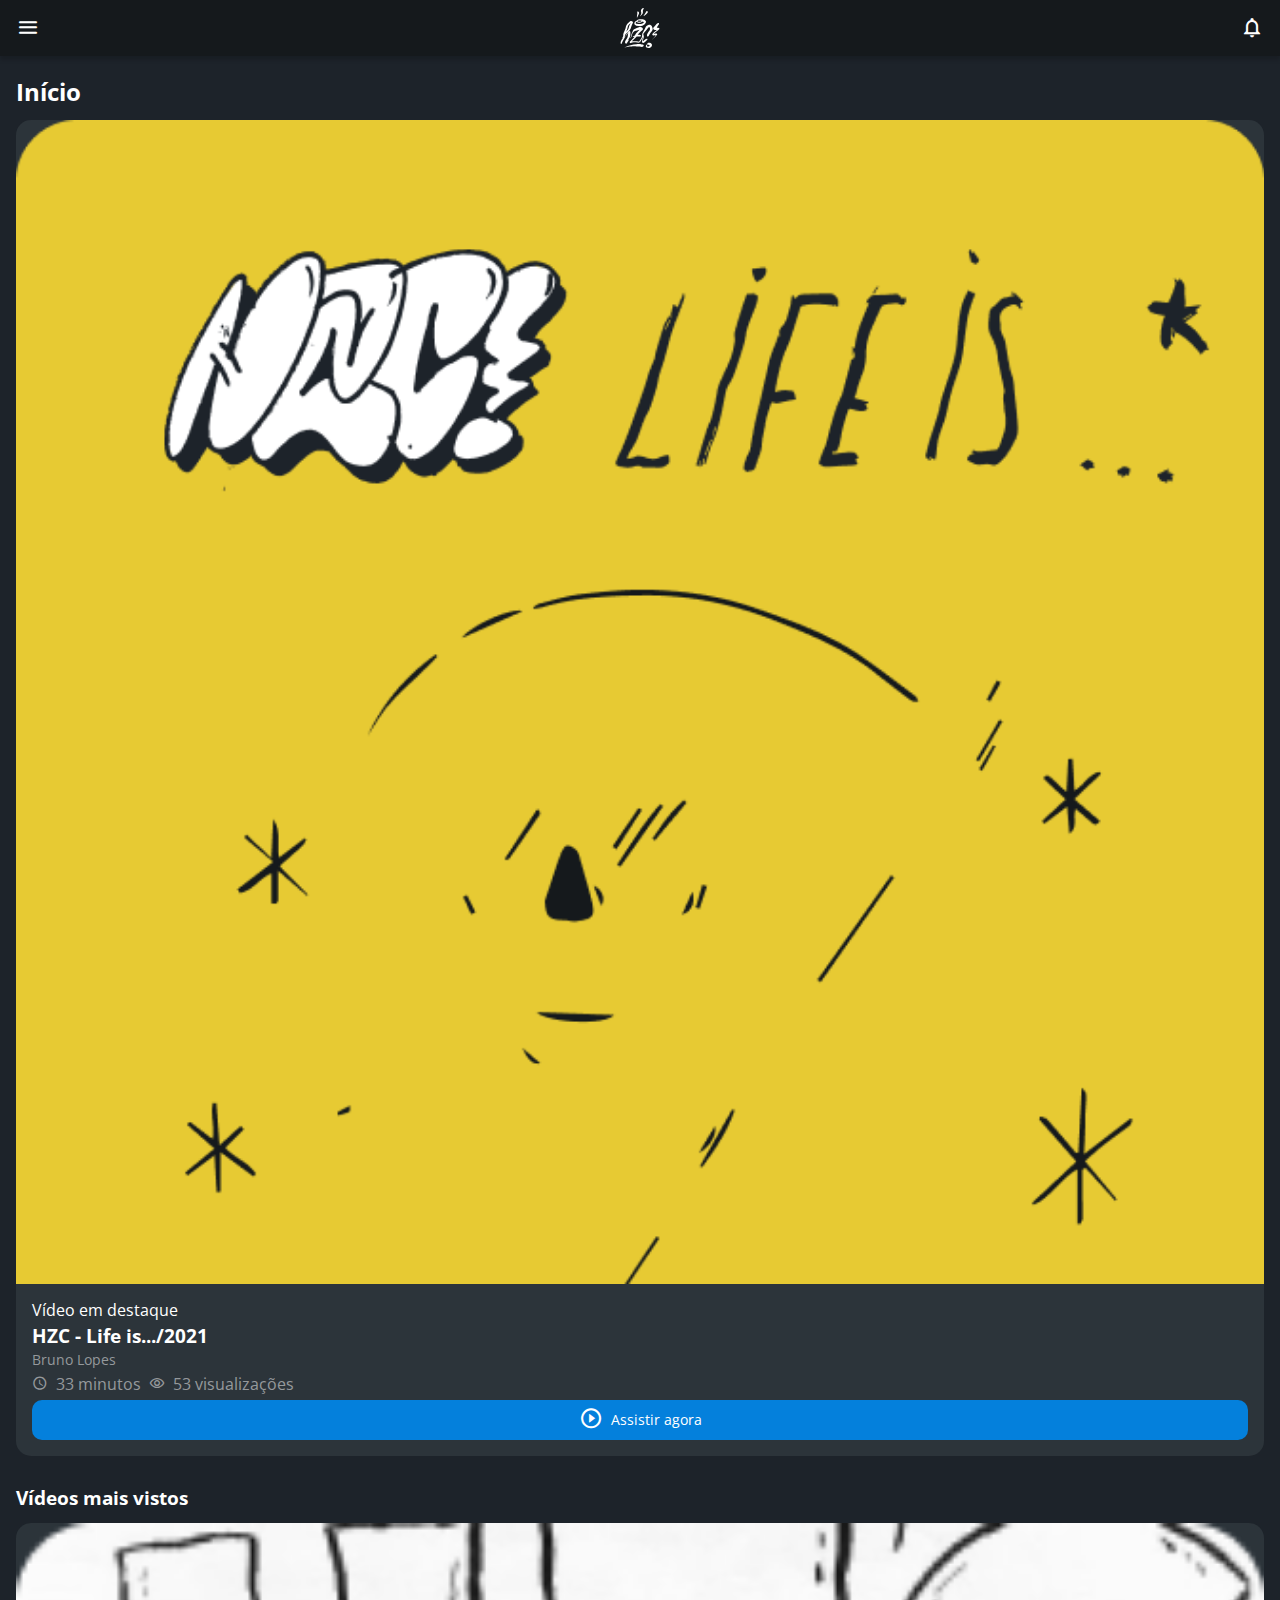
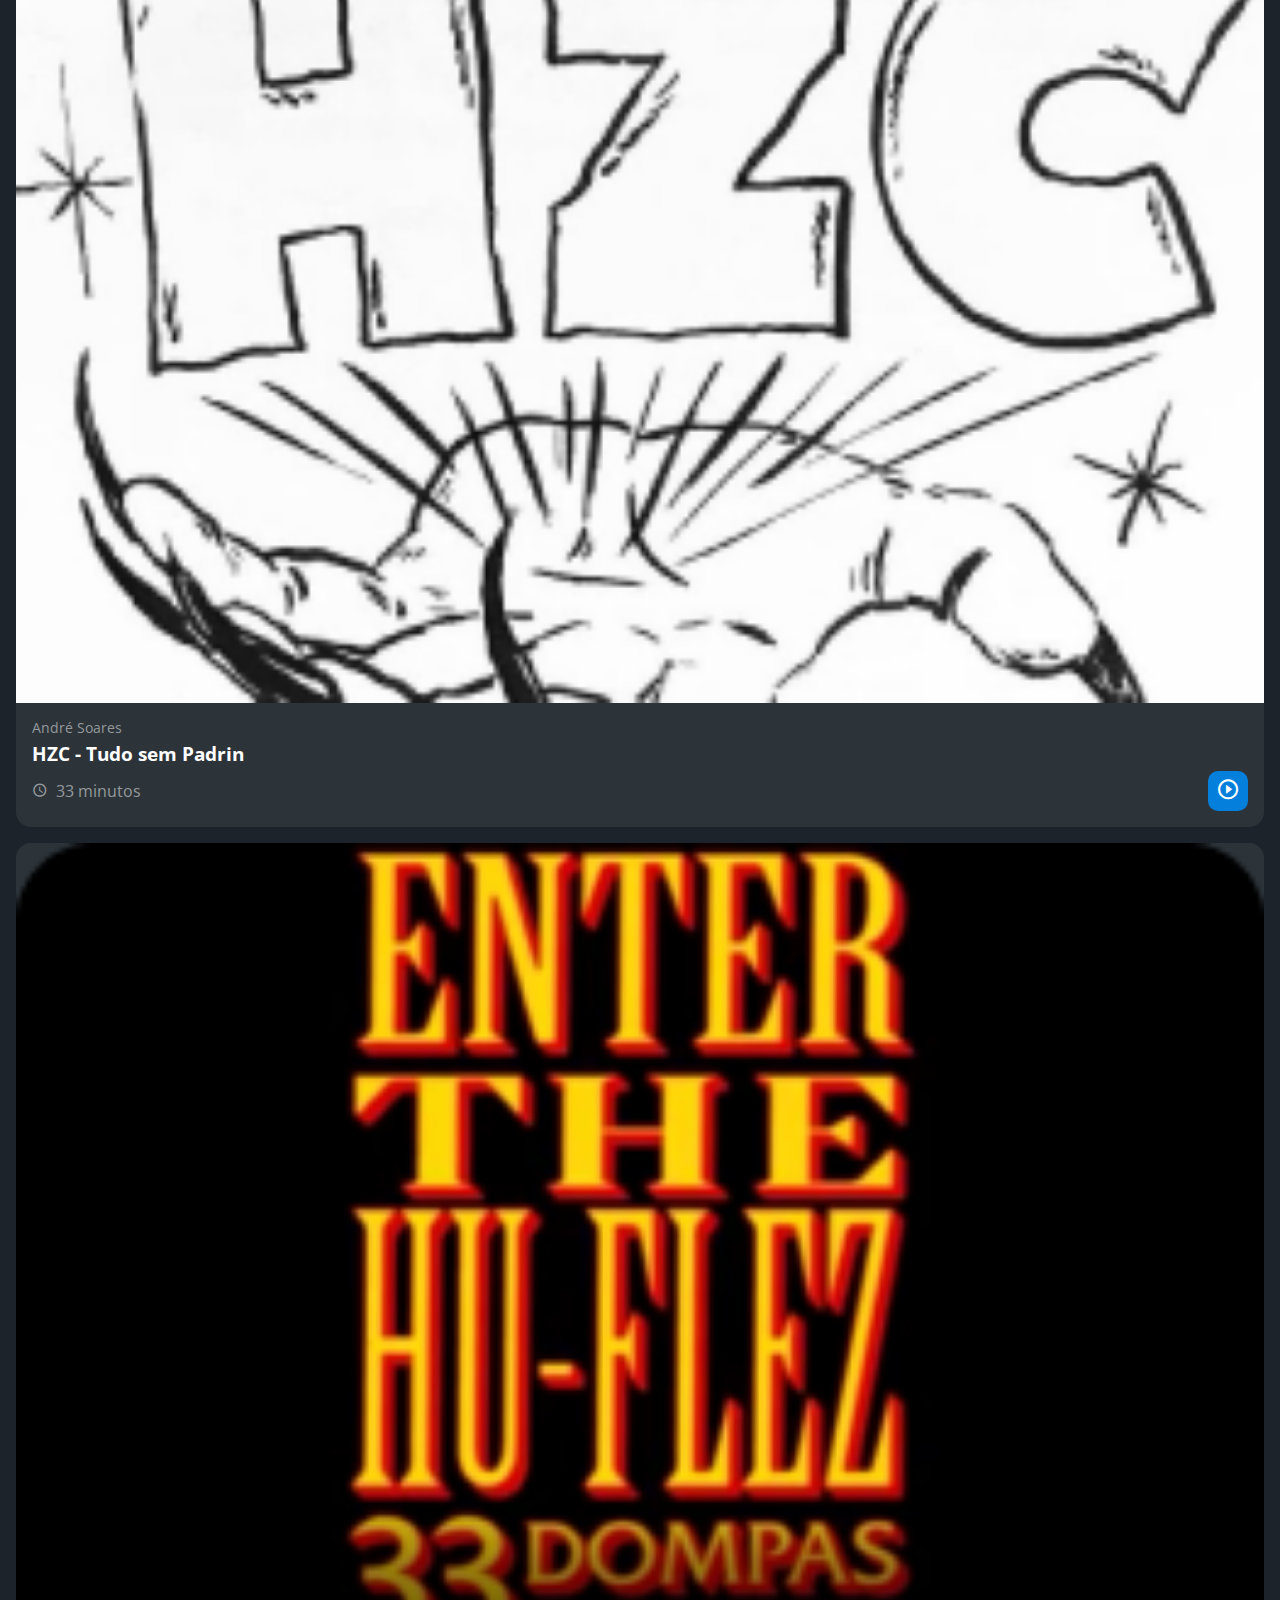
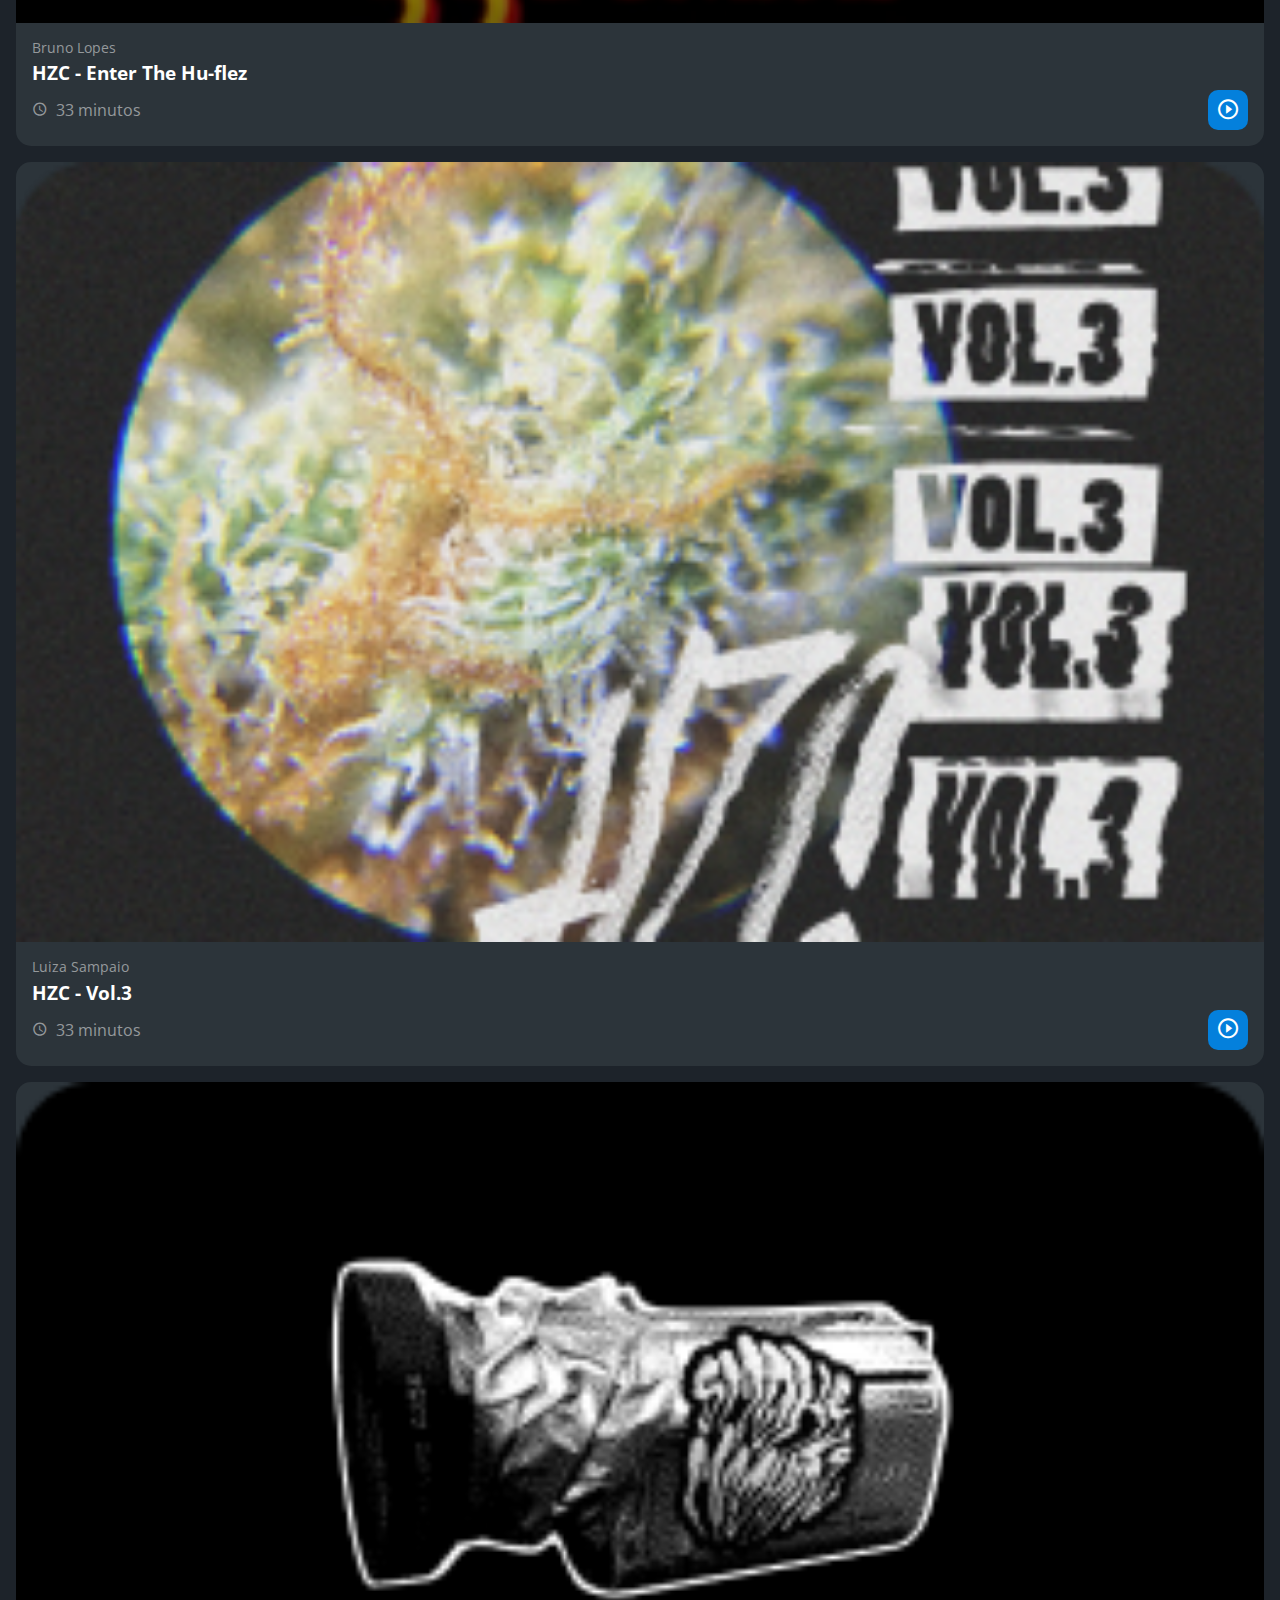
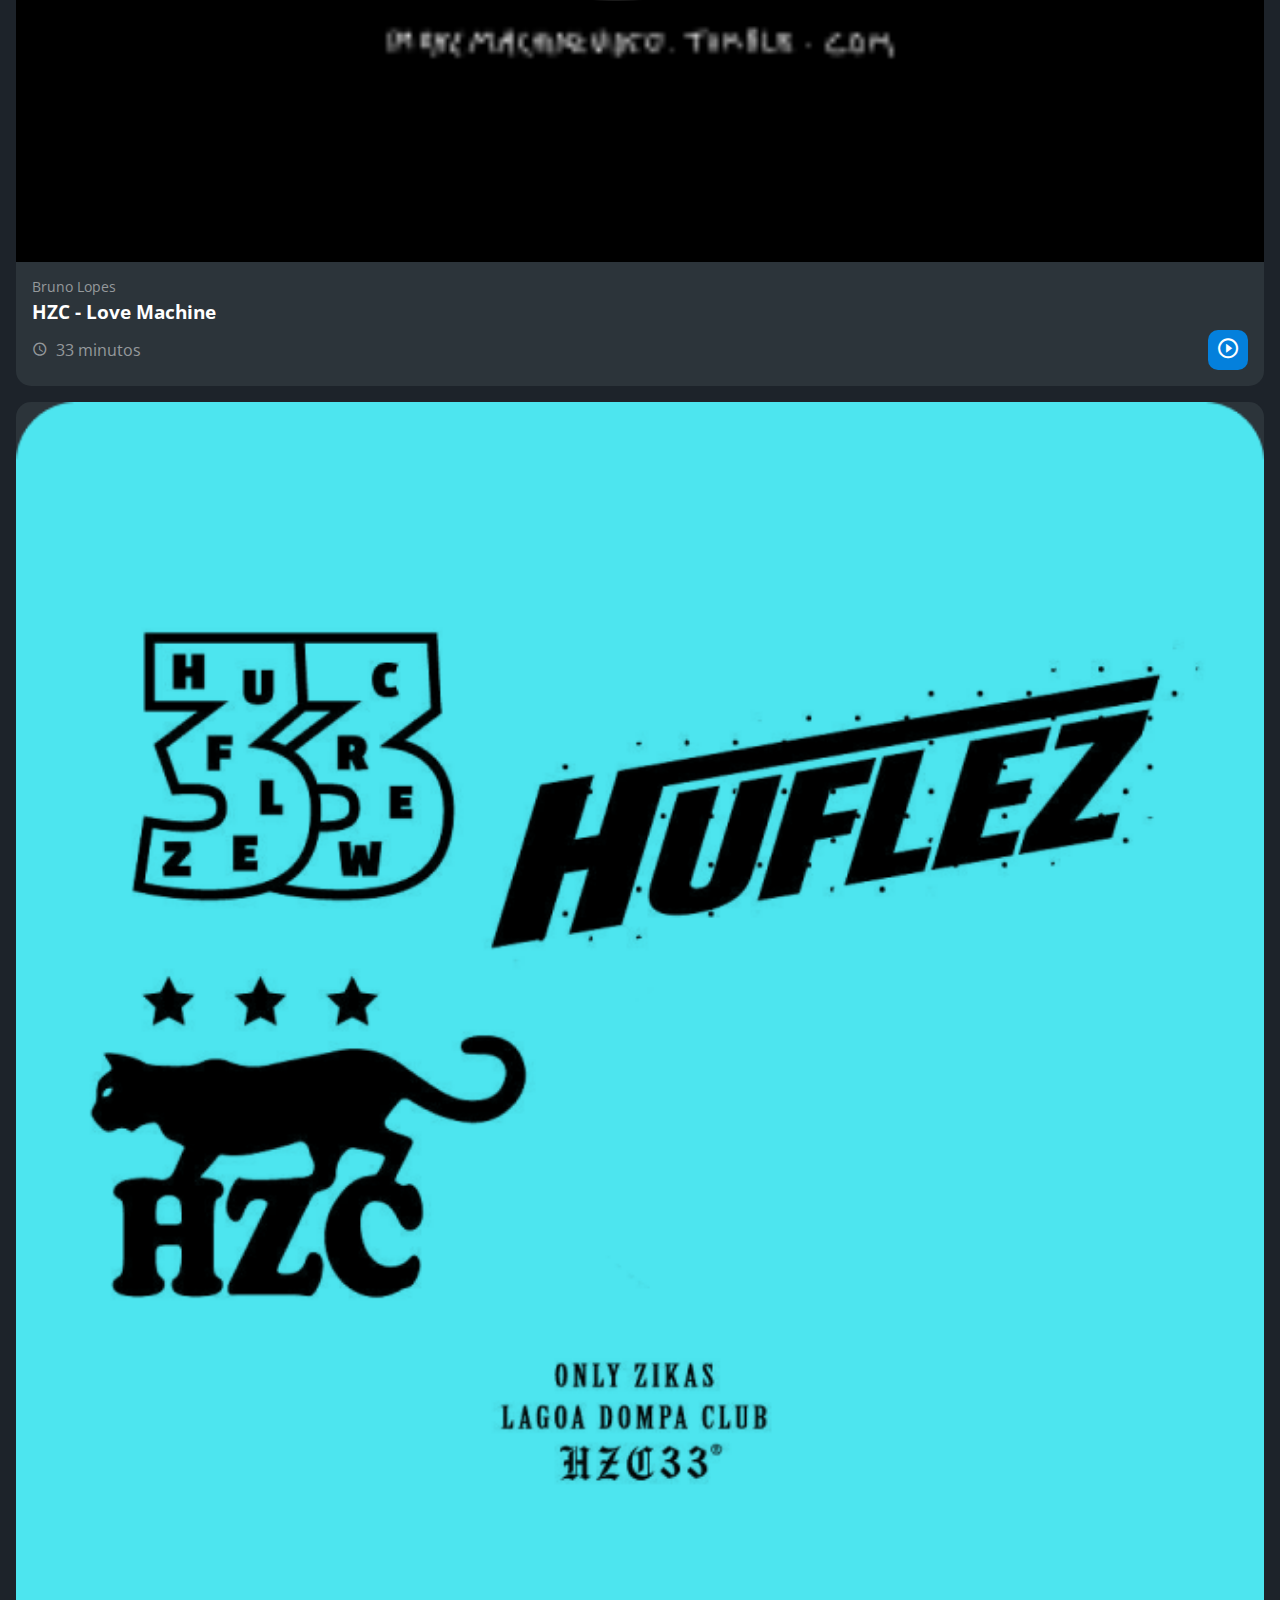
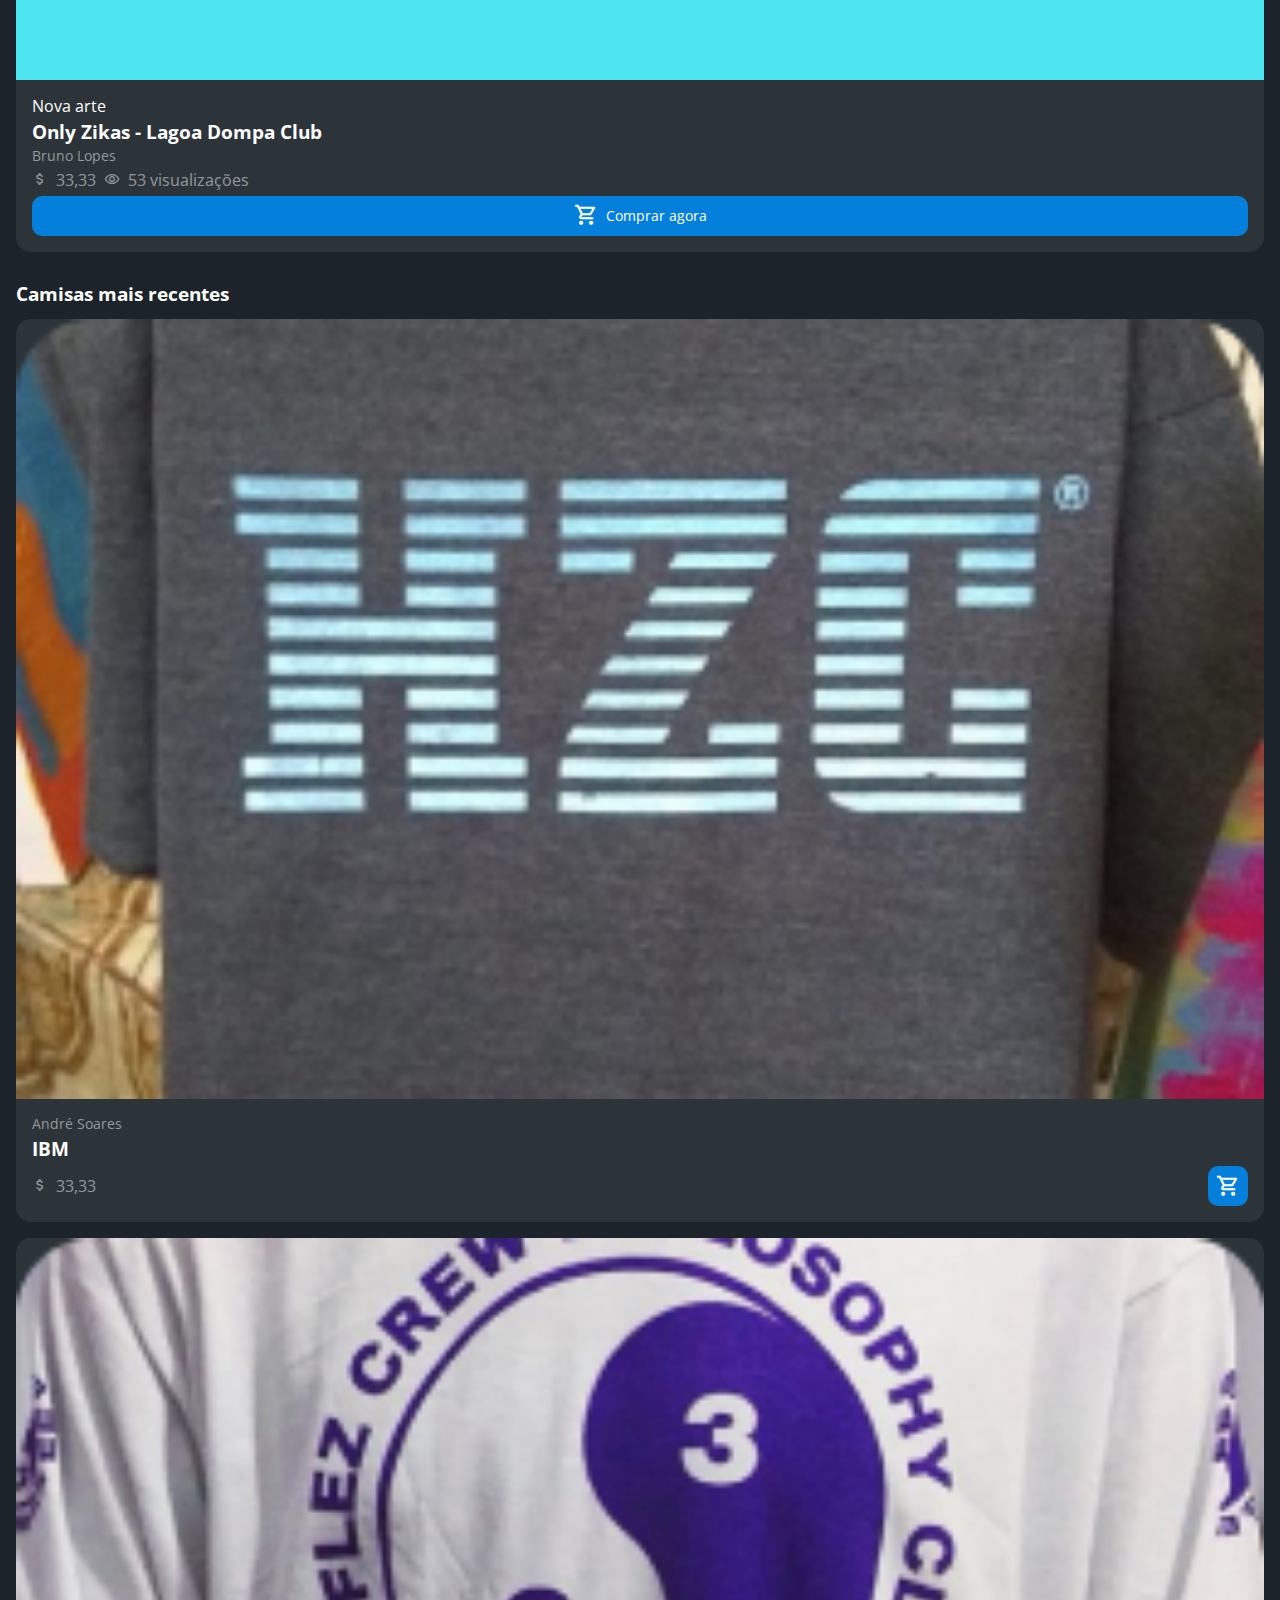
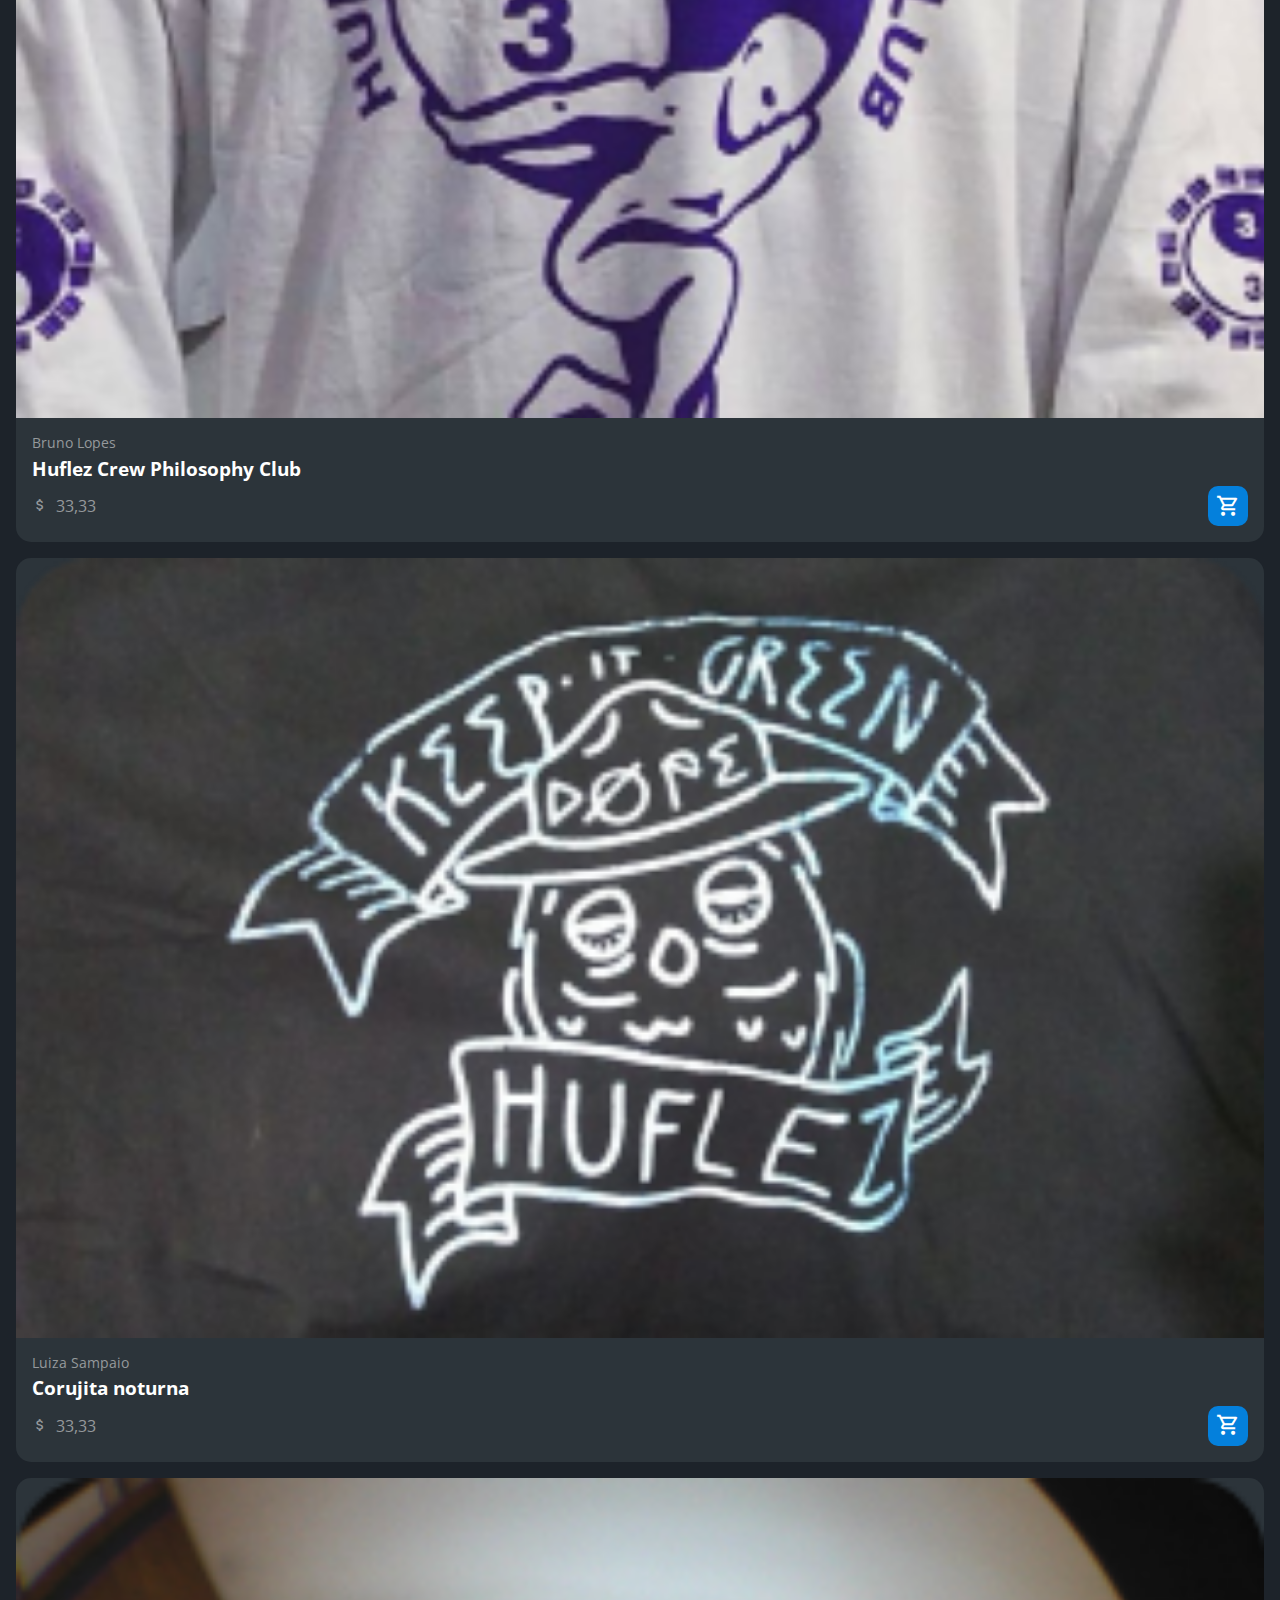
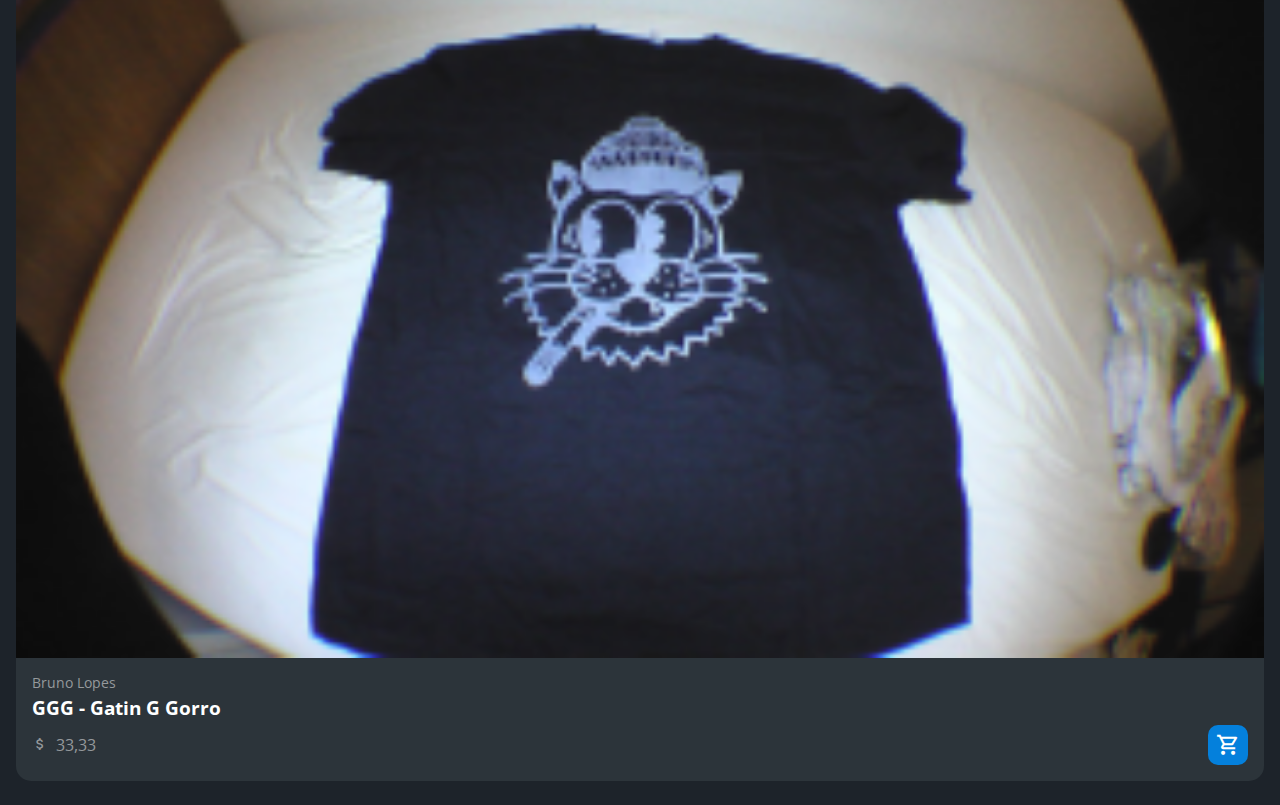
<file: index.html>
<!DOCTYPE html>
<html lang="pt-br">
<head>
    <meta charset="UTF-8">
    <meta http-equiv="X-UA-Compatible" content="IE=edge">
    <meta name="viewport" content="width=device-width, initial-scale=1.0">
    <title>HZC | Home</title>
    <link rel="preconnect" href="https://fonts.googleapis.com">
    <link rel="preconnect" href="https://fonts.gstatic.com" crossorigin>
    <link rel="stylesheet" href="https://fonts.googleapis.com/css2?family=Open+Sans:wght@400;600;700&display=swap">
    <link rel="stylesheet" href="reset.css">
    <link rel="stylesheet" href="estilos.css">
</head>

<body>
    <header class="cabecalho">
        <button class="cabecalho__menu" aria-label="Menu"><i></i></button>
        <img src="logo.svg" alt="Logotipo da HZC" class="cabecalho__logo">
        <p class="cabecalho__perfil">Bruno Lopes</p>
        <button class="cabecalho__notificacao" aria-label="Notificação"><i></i></button>
    </header>

    <nav class="menu-lateral">
        <img src="logo.svg" alt="Logotipo da HZC" class="menu-lateral__logo">
        <a href="#" class="menu-lateral__link menu-lateral__link--inicio menu-lateral__link--ativo">Início</a>
        <a href="#" class="menu-lateral__link menu-lateral__link--videos">Vídeos</a>
        <a href="picos.html" class="menu-lateral__link menu-lateral__link--picos">Picos</a>
        <a href="#" class="menu-lateral__link menu-lateral__link--integrantes">Integrantes</a>
        <a href="#" class="menu-lateral__link menu-lateral__link--camisas">Camisas</a>
        <a href="#" class="menu-lateral__link menu-lateral__link--pinturas">Pinturas</a>
    </nav>

    <main class="principal">
        <h2 class="titulo-pagina">Início</h2>
        <article class="cartao cartao--destaque destaque-video">
            <img src="banner-mobile_1.png" alt="Banner do cartão" class="cartao__imagem cartao__imagem--mobile">
            <img src="banner_1.png" alt="Banner do cartão" class="cartao__imagem cartao__imagem--desktop">
            <div class="cartao__conteudo">
                <p class="cartao__destaque">Vídeo em destaque</p>
                <h3 class="cartao__titulo">HZC - Life is.../2021</h3>
                <p class="cartao__perfil">Bruno Lopes</p>
                <p class="cartao__info cartao__info--tempo">33 minutos</p>
                <p class="cartao__info cartao__info--visualizacao">53 visualizações</p>
                <button class="cartao__botao cartao__botao--play cartao__botao--destaque">Assistir agora</button>
            </div>
        </article>

        <article class="cartao cartao--recentes videos-recentes">
            <h3 class="cartao__titulo">Vídeos recentes</h3>
            <a hef="#" class="cartao__link">Ver todos</a>
            <ul class="cartao__lista">
                <li class="cartao__item">
                    <img src="miniatura_1.png" alt="Thumbnail" class="cartao__item-thumbnail">
                    <h4 class="cartao__item-titulo">HZC - Love Machine</h4>
                    <p class="cartao__item-perfil">Júlia Fonseca</p>
                </li>
                <li class="cartao__item">
                    <img src="miniatura_2.png" alt="Thumbnail" class="cartao__item-thumbnail">
                    <h4 class="cartao__item-titulo">HZC - Vol.3</h4>
                    <p class="cartao__item-perfil">Luiza Sampaio</p>
                </li>
                <li class="cartao__item">
                    <img src="miniatura_3.png" alt="Thumbnail" class="cartao__item-thumbnail">
                    <h4 class="cartao__item-titulo">HZC - Pescaria na Urca</h4>
                    <p class="cartao__item-perfil">Júlia Fonseca</p>
                </li>
                <li class="cartao__item">
                    <img src="miniatura_4.png" alt="Thumbnail" class="cartao__item-thumbnail">
                    <h4 class="cartao__item-titulo">Vidalocagi - Guerreiros do Asfalto</h4>
                    <p class="cartao__item-perfil">Júlia Fonseca</p>
                </li>
                <li class="cartao__item">
                    <img src="miniatura_5.png" alt="Thumbnail" class="cartao__item-thumbnail">
                    <h4 class="cartao__item-titulo">Vidalocagi - Não importa o nível</h4>
                    <p class="cartao__item-perfil">Júlia Fonseca</p>
                </li>
            </ul>
        </article>

        <section class="secao secao-videos">
            <h3 class="titulo-secao">Vídeos mais vistos</h3>
            <article class="cartao">
                <img src="video_1.png" alt="Vídeo" class="cartao__titulo">
                <div class="cartao__conteudo">
                    <p class="cartao__perfil">André Soares</p>
                    <h3 class="cartao__titulo">HZC - Tudo sem Padrin</h3>
                    <p class="cartao__info cartao__info--tempo">33 minutos</p>
                    <button class="cartao__botao cartao__botao--play" aria-label="Assistir agora"></button>
                </div>
            </article>
            <article class="cartao">
                <img src="video_2.png" alt="Vídeo" class="cartao__titulo">
                <div class="cartao__conteudo">
                    <p class="cartao__perfil">Bruno Lopes</p>
                    <h3 class="cartao__titulo">HZC - Enter The Hu-flez</h3>
                    <p class="cartao__info cartao__info--tempo">33 minutos</p>
                    <button class="cartao__botao cartao__botao--play" aria-label="Assistir agora"></button>
                </div>
            </article>
            <article class="cartao">
                <img src="video_3.png" alt="Vídeo" class="cartao__titulo">
                <div class="cartao__conteudo">
                    <p class="cartao__perfil">Luiza Sampaio</p>
                    <h3 class="cartao__titulo">HZC - Vol.3</h3>
                    <p class="cartao__info cartao__info--tempo">33 minutos</p>
                    <button class="cartao__botao cartao__botao--play" aria-label="Assistir agora"></button>
                </div>
            </article>
            <article class="cartao">
                <img src="video_4.png" alt="Vídeo" class="cartao__titulo">
                <div class="cartao__conteudo">
                    <p class="cartao__perfil">Bruno Lopes</p>
                    <h3 class="cartao__titulo">HZC - Love Machine</h3>
                    <p class="cartao__info cartao__info--tempo">33 minutos</p>
                    <button class="cartao__botao cartao__botao--play" aria-label="Assistir agora"></button>
                </div>
            </article>
        </section>

        <article class="cartao cartao--recentes produtos-recentes">
            <h3 class="cartao__titulo">Novas artes</h3>
            <a hef="#" class="cartao__link">Ver todos</a>
            <ul class="cartao__lista">
                <li class="cartao__item">
                    <img src="mini_atura_1 (1).png" alt="Thumbnail" class="cartao__item-thumbnail">
                    <h4 class="cartao__item-titulo">Sem título 01</h4>
                    <p class="cartao__item-perfil">Antonio Tebyriça</p>
                </li>
                <li class="cartao__item">
                    <img src="mini_atura_1 (2).png" alt="Thumbnail" class="cartao__item-thumbnail">
                    <h4 class="cartao__item-titulo">Sem título 02</h4>
                    <p class="cartao__item-perfil">Antonio Tebyriça</p>
                </li>
                <li class="cartao__item">
                    <img src="mini_atura_1 (3).png" alt="Thumbnail" class="cartao__item-thumbnail">
                    <h4 class="cartao__item-titulo">Segurança</h4>
                    <p class="cartao__item-perfil">Raphael Gibson</p>
                </li>
                <li class="cartao__item">
                    <img src="mini_atura_1 (4).png" alt="Thumbnail" class="cartao__item-thumbnail">
                    <h4 class="cartao__item-titulo">Malunguisse</h4>
                    <p class="cartao__item-perfil">Carolina Canavarro</p>
                </li>
                <li class="cartao__item">
                    <img src="mini_atura_1 (5).png" alt="Thumbnail" class="cartao__item-thumbnail">
                    <h4 class="cartao__item-titulo">Coroa da converse</h4>
                    <p class="cartao__item-perfil">Nikolas de Murtas</p>
                </li>
                <li class="cartao__item">
                    <img src="mini_atura_1 (6).png" alt="Thumbnail" class="cartao__item-thumbnail">
                    <h4 class="cartao__item-titulo">Segurança</h4>
                    <p class="cartao__item-perfil">Raphael Gibson</p>
                </li>
                <li class="cartao__item">
                    <img src="mini_atura_1 (7).png" alt="Thumbnail" class="cartao__item-thumbnail">
                    <h4 class="cartao__item-titulo">Sem título 03</h4>
                    <p class="cartao__item-perfil">Antonio Tebyriça</p>
                </li>
            </ul>
        </article>

        <article class="cartao cartao--destaque destaque-produtos">
            <img src="banner-mobile_2.png" alt="Banner do cartão" class="cartao__titulo cartao__imagem--mobile">
            <img src="banner_2.png" alt="Banner do cartão" class="cartao__titulo cartao__imagem--desktop">
            <div class="cartao__conteudo">
                <p class="cartao__destaque">Nova arte</p>
                <h3 class="cartao__titulo">Only Zikas - Lagoa Dompa Club</h3>
                <p class="cartao__perfil">Bruno Lopes</p>
                <p class="cartao__info cartao__info--preco">33,33</p>
                <p class="cartao__info cartao__info--visualizacao">53 visualizações</p>
                <button class="cartao__botao cartao__botao--carrinho cartao__botao--destaque">Comprar agora</button>
            </div>
        </article>

        <section class="secao secao-produtos">
            <h3 class="titulo-secao">Camisas mais recentes</h3>
            <article class="cartao">
                <img src="produto_1.png" alt="Vídeo" class="cartao__titulo">
                <div class="cartao__conteudo">
                    <p class="cartao__perfil">André Soares</p>
                    <h3 class="cartao__titulo">IBM</h3>
                    <p class="cartao__info cartao__info--preco">33,33</p>
                    <button class="cartao__botao cartao__botao--carrinho" aria-label="Comprar agora"></button>
                </div>
            </article>
            <article class="cartao">
                <img src="produto_2.png" alt="Vídeo" class="cartao__titulo">
                <div class="cartao__conteudo">
                    <p class="cartao__perfil">Bruno Lopes</p>
                    <h3 class="cartao__titulo">Huflez Crew Philosophy Club</h3>
                    <p class="cartao__info cartao__info--preco">33,33</p>
                    <button class="cartao__botao cartao__botao--carrinho" aria-label="Comprar agora"></button>
                </div>
            </article>
            <article class="cartao">
                <img src="produto_3.png" alt="Vídeo" class="cartao__titulo">
                <div class="cartao__conteudo">
                    <p class="cartao__perfil">Luiza Sampaio</p>
                    <h3 class="cartao__titulo">Corujita noturna</h3>
                    <p class="cartao__info cartao__info--preco">33,33</p>
                    <button class="cartao__botao cartao__botao--carrinho" aria-label="Comprar agora"></button>
                </div>
            </article>
            <article class="cartao">
                <img src="produto_4.png" alt="Vídeo" class="cartao__titulo">
                <div class="cartao__conteudo">
                    <p class="cartao__perfil">Bruno Lopes</p>
                    <h3 class="cartao__titulo">GGG - Gatin G Gorro</h3>
                    <p class="cartao__info cartao__info--preco">33,33</p>
                    <button class="cartao__botao cartao__botao--carrinho" aria-label="Comprar agora"></button>
                </div>
            </article>
        </section>

    </main>

    <script src="index.js"></script>

</body>

</html>
</file>
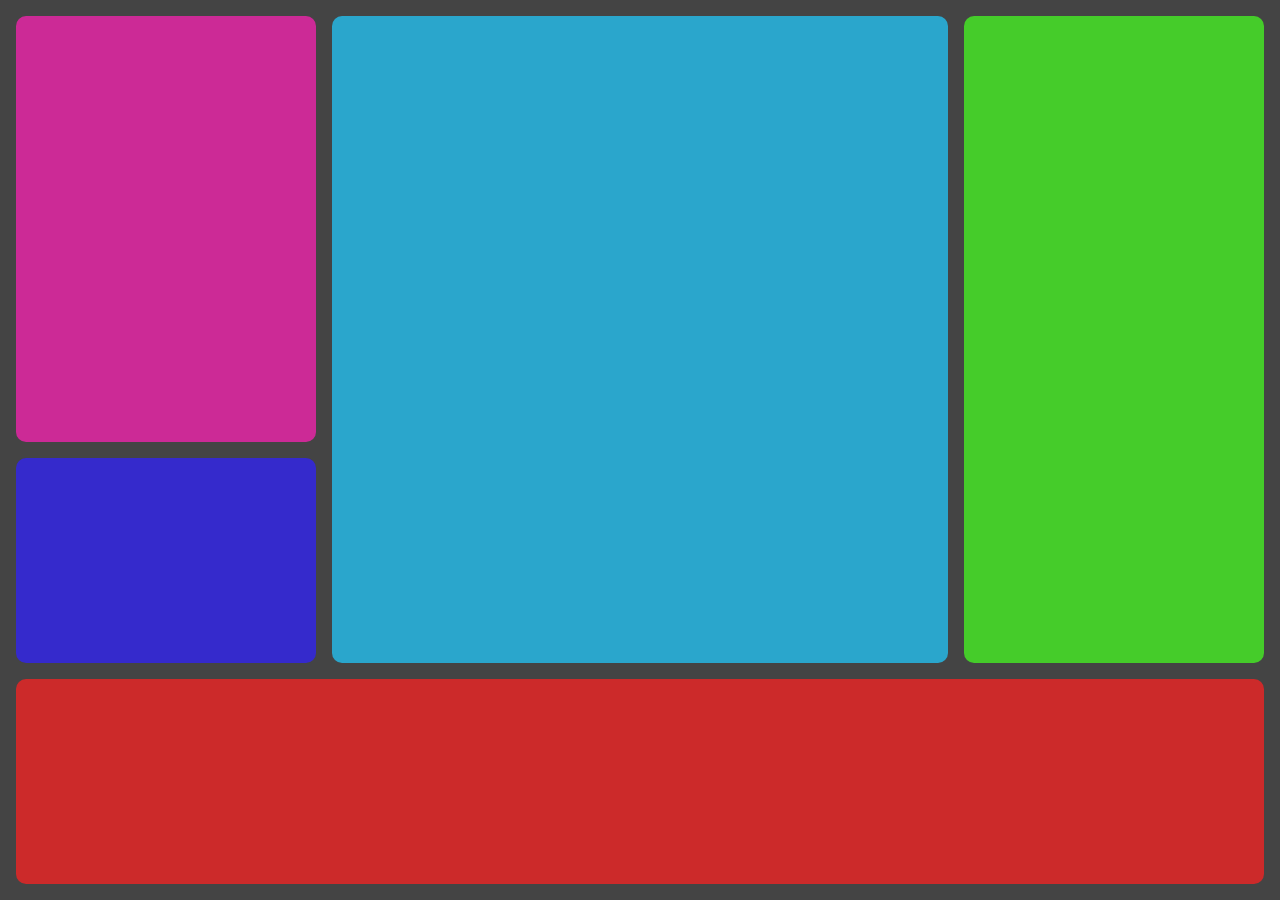
<file: desafio.html>
<!DOCTYPE html>
<html lang="en">
<head>
    <meta charset="UTF-8">
    <meta http-equiv="X-UA-Compatible" content="IE=edge">
    <meta name="viewport" content="width=device-width, initial-scale=1.0">
    <title>Document</title>
    <link rel="stylesheet" href="desafio.css">
</head>
<body class="corpo">
    <header class="cabecalho"></header>
    <nav class="lateral"></nav>
    <section class="meio"></section>
    <section class="direita-cima"></section>
    <section class="direita-baixo"></section>
</body>
</html>
</file>
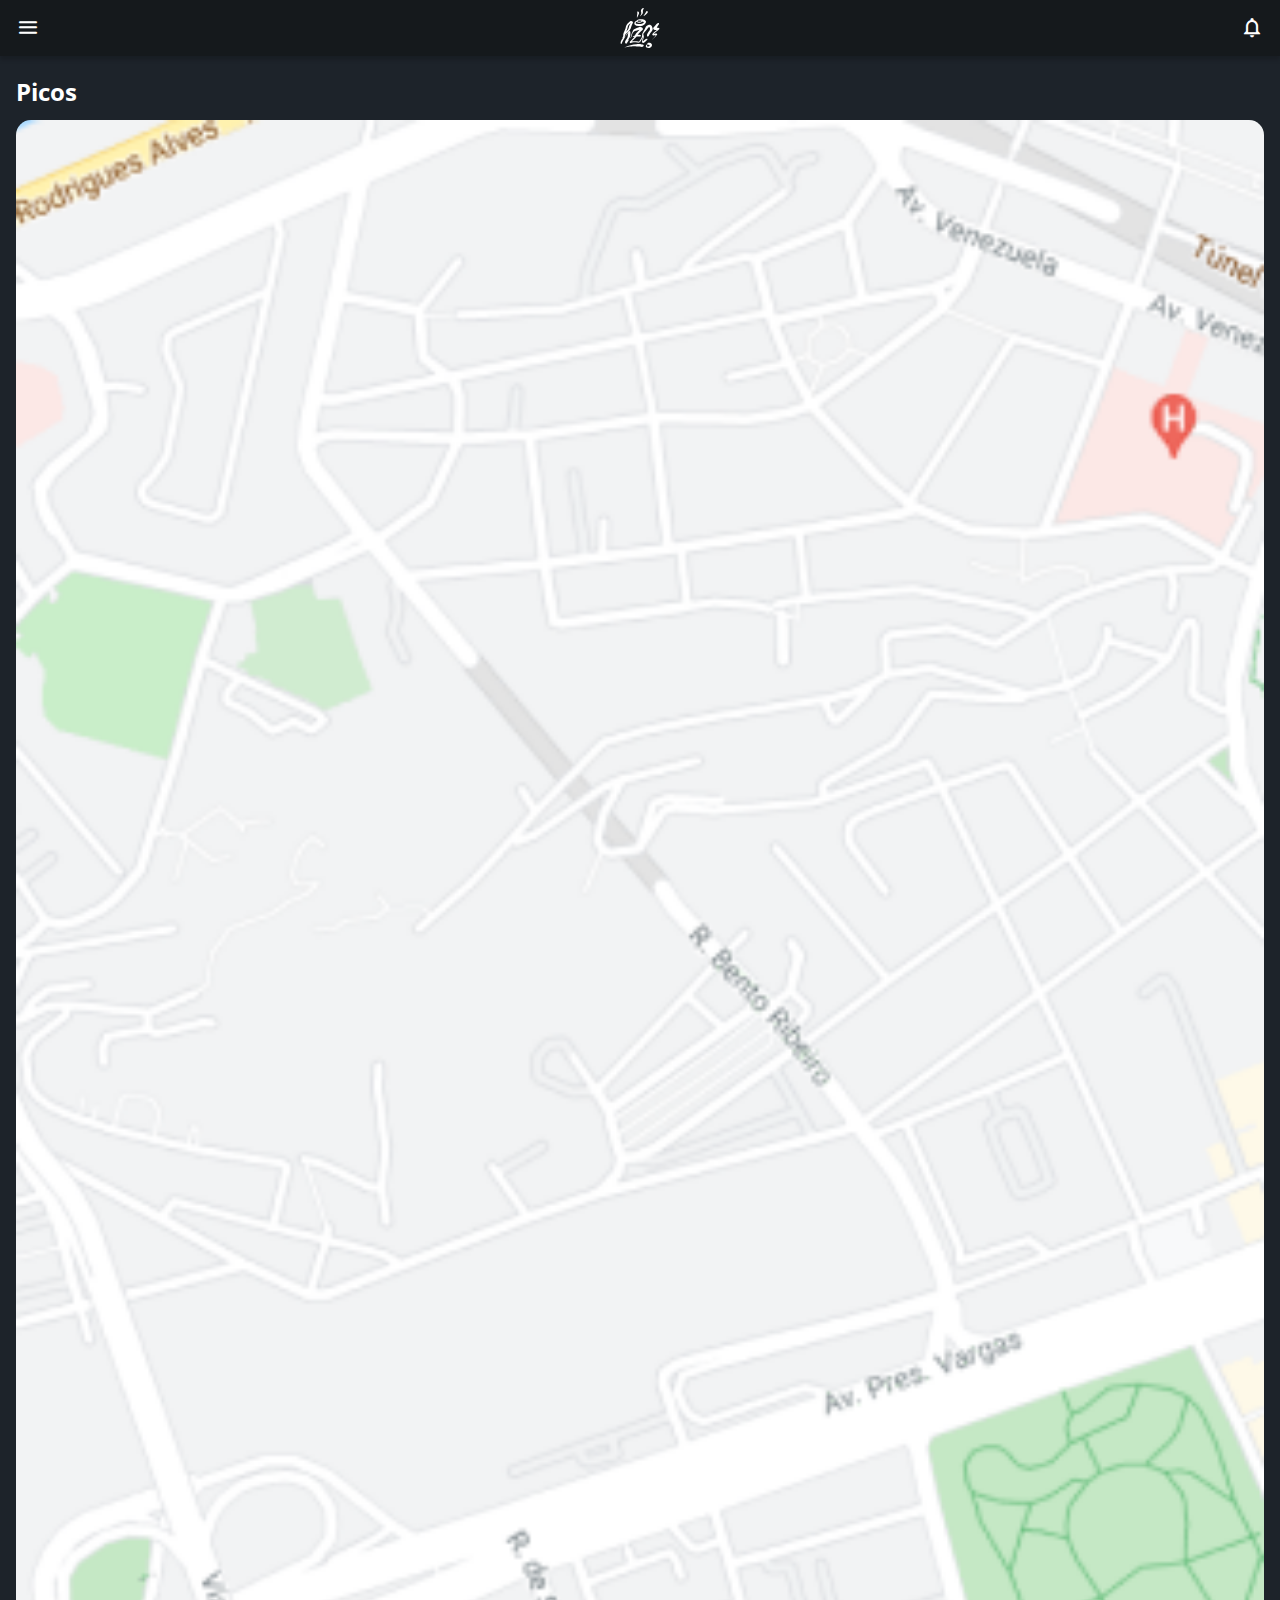
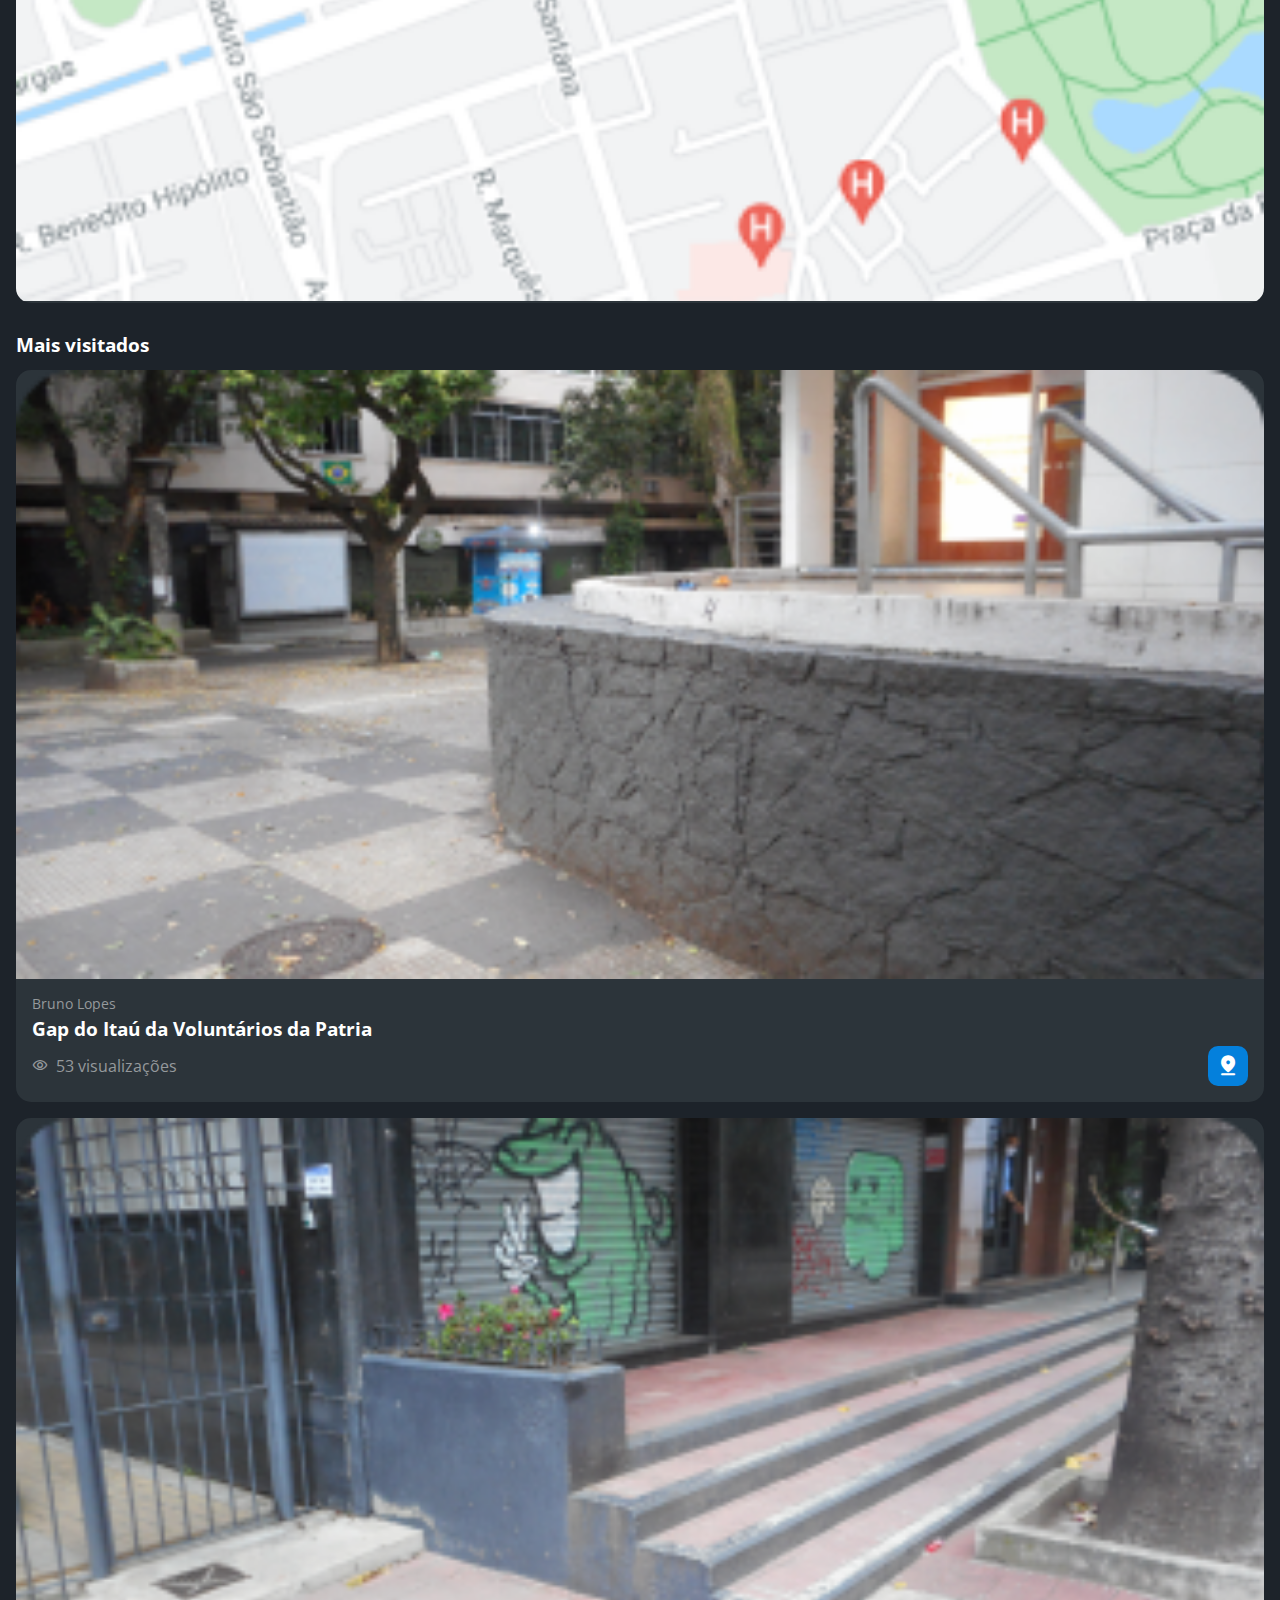
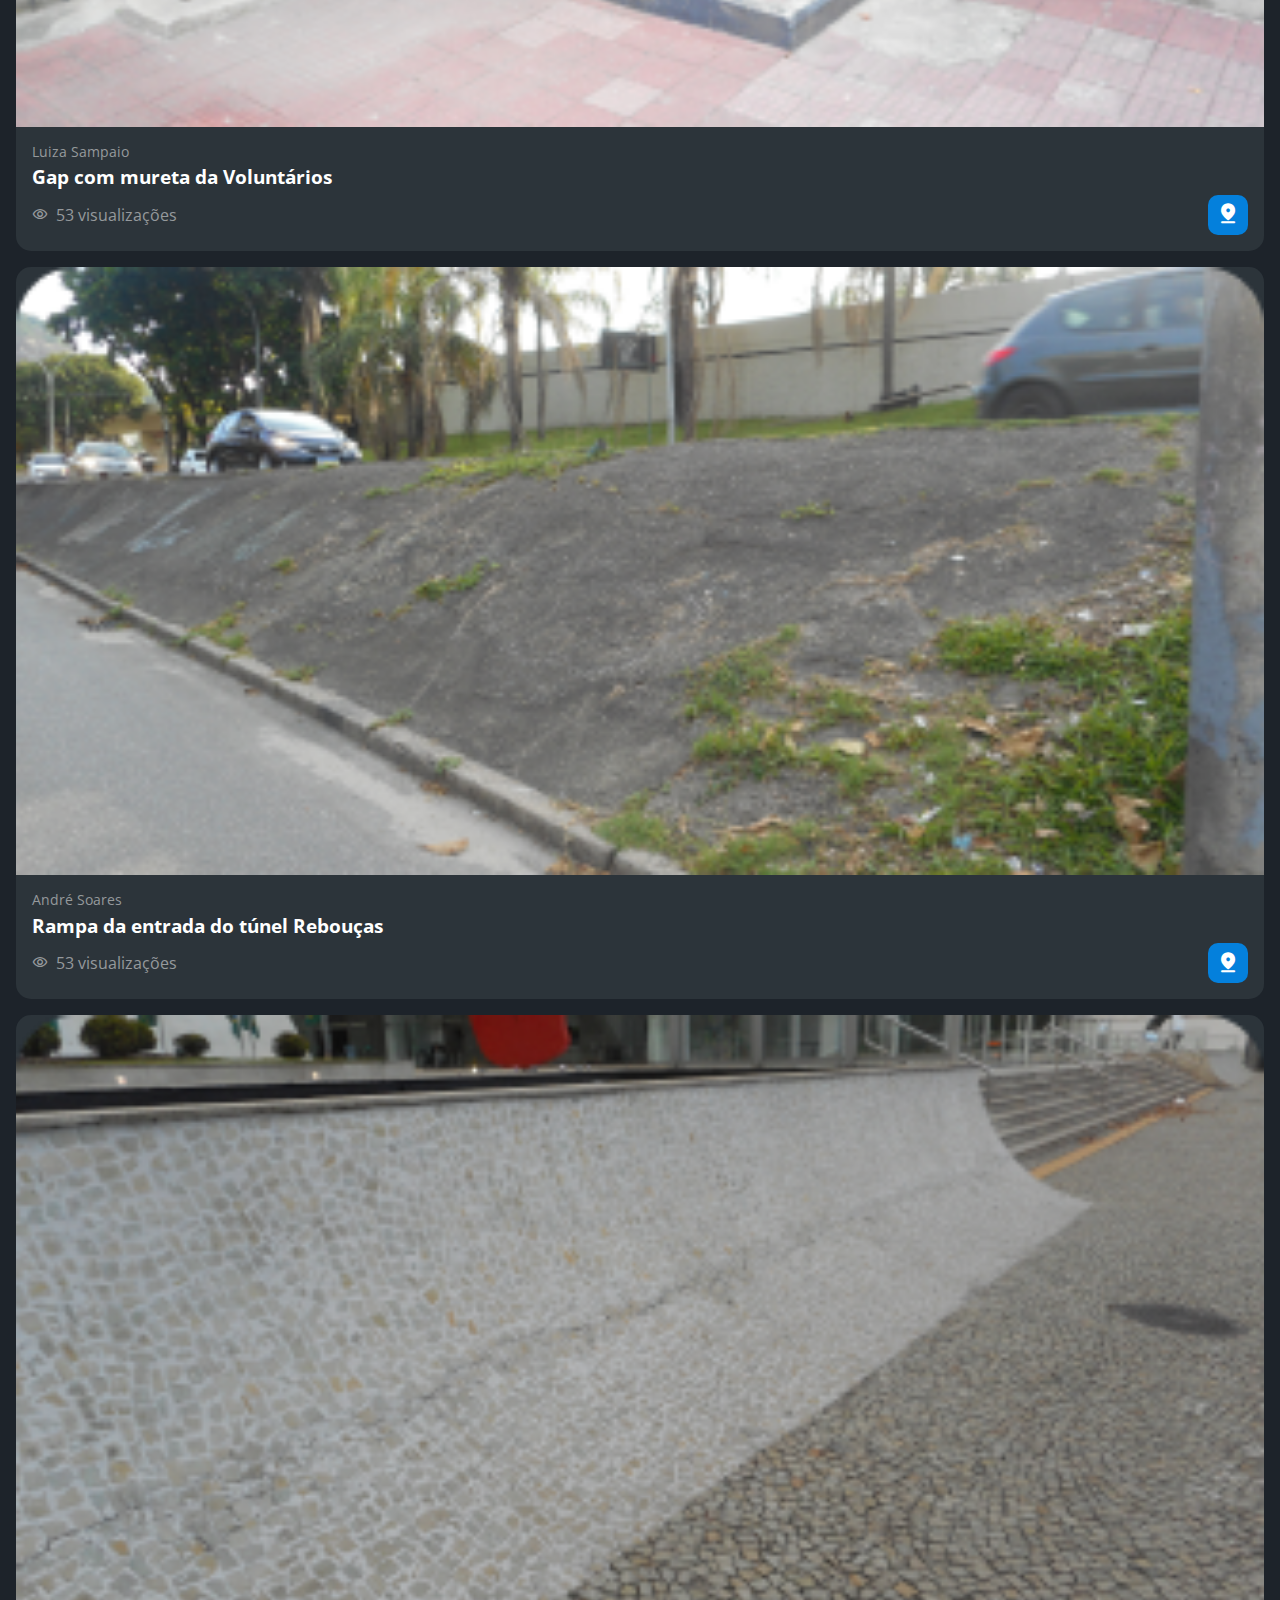
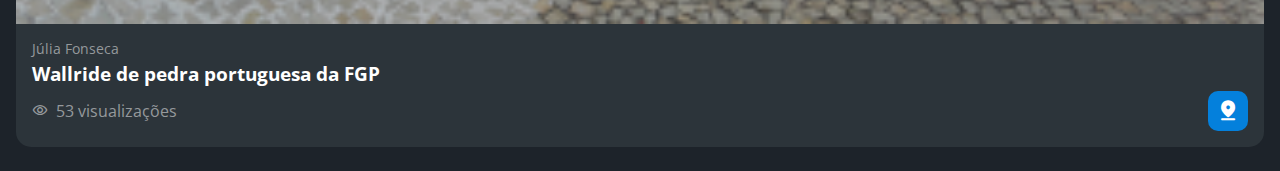
<file: picos.html>
<!DOCTYPE html>
<html lang="pt-br">
<head>
    <meta charset="UTF-8">
    <meta http-equiv="X-UA-Compatible" content="IE=edge">
    <meta name="viewport" content="width=device-width, initial-scale=1.0">
    <title>HZC | Picos</title>
    <link rel="preconnect" href="https://fonts.googleapis.com">
    <link rel="preconnect" href="https://fonts.gstatic.com" crossorigin>
    <link rel="stylesheet" href="https://fonts.googleapis.com/css2?family=Open+Sans:wght@400;600;700&display=swap">
    <link rel="stylesheet" href="reset.css">
    <link rel="stylesheet" href="estilos.css">
</head>

<body>
    <header class="cabecalho">
        <button class="cabecalho__menu" aria-label="Menu"><i></i></button>
        <img src="logo.svg" alt="Logotipo da HZC" class="cabecalho__logo">
        <p class="cabecalho__perfil">Bruno Lopes</p>
        <button class="cabecalho__notificacao" aria-label="Notificação"><i></i></button>
    </header>

    <nav class="menu-lateral">
        <img src="logo.svg" alt="Logotipo da HZC" class="menu-lateral__logo">
        <a href="index.html" class="menu-lateral__link menu-lateral__link--inicio">Início</a>
        <a href="#" class="menu-lateral__link menu-lateral__link--videos ">Vídeos</a>
        <a href="#" class="menu-lateral__link menu-lateral__link--picos menu-lateral__link--ativo">Picos</a>
        <a href="#" class="menu-lateral__link menu-lateral__link--integrantes">Integrantes</a>
        <a href="#" class="menu-lateral__link menu-lateral__link--camisas">Camisas</a>
        <a href="#" class="menu-lateral__link menu-lateral__link--pinturas">Pinturas</a>
    </nav>

    <main class="principal">
        <h2 class="titulo-pagina">Picos</h2>
        <article class="cartao cartao--destaque destaque-video">
            <img src="pico - mapa.png" alt="Banner do cartão" class="cartao__imagem cartao__imagem--mobile">
            <img src="pico - mapa_desktop.png" alt="Banner do cartão" class="cartao__imagem cartao__imagem--desktop">
        </article>

        <article class="cartao cartao--recentes videos-recentes">
            <h3 class="cartao__titulo">Vídeos recentes</h3>
            <a hef="#" class="cartao__link">Ver todos</a>
            <ul class="cartao__lista">
                <li class="cartao__item">
                    <img src="fav (1).png" alt="Thumbnail" class="cartao__item-thumbnail">
                    <h4 class="cartao__item-titulo">Wallride da FGP</h4>
                    <p class="cartao__item-perfil">Júlia Fonseca</p>
                </li>
                <li class="cartao__item">
                    <img src="fav (2).png" alt="Thumbnail" class="cartao__item-thumbnail">
                    <h4 class="cartao__item-titulo">Borda de valores</h4>
                    <p class="cartao__item-perfil">Júlia Fonseca</p>
                </li>
                <li class="cartao__item">
                    <img src="fav (3).png" alt="Thumbnail" class="cartao__item-thumbnail">
                    <h4 class="cartao__item-titulo">Wallride da Rebouças</h4>
                    <p class="cartao__item-perfil">Júlia Fonseca</p>
                </li>
                <li class="cartao__item">
                    <img src="fav (4).png" alt="Thumbnail" class="cartao__item-thumbnail">
                    <h4 class="cartao__item-titulo">Segundo setor da Praça Mauá</h4>
                    <p class="cartao__item-perfil">Júlia Fonseca</p>
                </li>
                <li class="cartao__item">
                    <img src="fav (5).png" alt="Thumbnail" class="cartao__item-thumbnail">
                    <h4 class="cartao__item-titulo">Borda de valores</h4>
                    <p class="cartao__item-perfil">Júlia Fonseca</p>
                </li>
                <li class="cartao__item">
                    <img src="fav (6).png" alt="Thumbnail" class="cartao__item-thumbnail">
                    <h4 class="cartao__item-titulo">Wallride do Rebouças</h4>
                    <p class="cartao__item-perfil">Júlia Fonseca</p>
                </li>
            </ul>
        </article>

        <section class="secao secao-videos">
            <h3 class="titulo-secao">Mais visitados</h3>
            <article class="cartao">
                <img src="pico01.png" alt="Vídeo" class="cartao__titulo">
                <div class="cartao__conteudo">
                    <p class="cartao__perfil">Bruno Lopes</p>
                    <h3 class="cartao__titulo">Gap do Itaú da Voluntários da Patria</h3>
                    <p class="cartao__info cartao__info--visualizacao">53 visualizações</p>
                    <button class="cartao__botao cartao__botao--pico" aria-label="Assistir agora"></button>
                </div>
            </article>
            <article class="cartao">
                <img src="pico02.png" alt="Vídeo" class="cartao__titulo">
                <div class="cartao__conteudo">
                    <p class="cartao__perfil">Luiza Sampaio</p>
                    <h3 class="cartao__titulo">Gap com mureta da Voluntários</h3>
                    <p class="cartao__info cartao__info--visualizacao">53 visualizações</p>
                    <button class="cartao__botao cartao__botao--pico" aria-label="Assistir agora"></button>
                </div>
            </article>
            <article class="cartao">
                <img src="pico03.png" alt="Vídeo" class="cartao__titulo">
                <div class="cartao__conteudo">
                    <p class="cartao__perfil">André Soares</p>
                    <h3 class="cartao__titulo">Rampa da entrada do túnel Rebouças</h3>
                    <p class="cartao__info cartao__info--visualizacao">53 visualizações</p>
                    <button class="cartao__botao cartao__botao--pico" aria-label="Assistir agora"></button>
                </div>
            </article>
            <article class="cartao">
                <img src="pico04.png" alt="Vídeo" class="cartao__titulo">
                <div class="cartao__conteudo">
                    <p class="cartao__perfil">Júlia Fonseca</p>
                    <h3 class="cartao__titulo">Wallride de pedra portuguesa da FGP</h3>
                    <p class="cartao__info cartao__info--visualizacao">53 visualizações</p>
                    <button class="cartao__botao cartao__botao--pico" aria-label="Assistir agora"></button>
                </div>
            </article>
        </section>
    </main>

    <script src="index.js"></script>

</body>

</html>
</file>
<file: estilos.css>
@font-face {
    font-family: 'icones';
    src: url(icones.ttf);
}

body {
    background-color: #1D232A;
    font-family: 'Open Sans', 'icones', sans-serif;
    color: #FFFFFF;
}

@media screen and (min-width: 1440px) {
    body {
        display: grid;
        grid-template-columns: auto 1fr;
    }
}

.cabecalho {
    display: flex;
    justify-content: space-between;
    align-items: center;
    background-color: #15191C;
    padding: 8px 16px;
    box-shadow: 0px 4px 4px rgba(0, 0, 0, 0.16);
}

.cabecalho__menu i::before {
    content: "\e904";
    font-size: 24px;
}

.cabecalho__notificacao i::before {
    content: "\e906";
    font-size: 24px;
}

.cabecalho__logo {
    width: 40px;
}

.cabecalho__perfil {
    display: none;
}

@media screen and (min-width: 1440px) {
    .cabecalho {
        background-color: #1D232A;
        display: grid;
        column-gap: 32px;
        grid-template-columns: 1fr auto;
        padding: 16px 60px;
        height: 80px;
        box-sizing: border-box;
        grid-column: 2;
    }

    .cabecalho__menu {
        display: none;
    }

    .cabecalho__logo {
        display: none;
    }

    .cabecalho__perfil {
        display: grid;
        grid-template-columns: repeat(3, auto);
        column-gap: 8px;
        align-items: center;
        justify-self: flex-end;
        color: #95999C;
        padding: 8px 32px;
        border-right: 1px solid #95999C;
    }

    .cabecalho__perfil::before {
        content: "";
        display: block;
        width: 32px;
        height: 32px;
        background-image: url(profile_2.png);
        background-size: contain;
        background-repeat: no-repeat;
        background-position: center;
    }

    .cabecalho__perfil::after {
        content: "\e90d";
        color: #FFFFFF;
        font-size: 1.5rem;
    }
}

.menu-lateral {
    display: flex;
    flex-direction: column;
    background-color: #15191C;
    width: 75vw;
    height: 100vh;

    position: absolute;
    left: -100vw;
    transition: .25s;
}

.menu-lateral--ativo {
    left: 0;
    transition: .25s;
}

.menu-lateral__logo {
    width: 118px;
    align-self: center;
    padding: 16px;
}

.menu-lateral__link {
    height: 64px;
    color: #95999C;
    padding-left: 64px;
    display: flex;
    align-items: center;
}

.menu-lateral__link--ativo {
    color: #FFFFFF;
    padding-left: 56px;
    border-left: 8px solid #FFFFFF;
}

.menu-lateral__link::before {
    content: "\e900";
    width: 24px;
    height: 24px;
    font-size: 24px;
    position: absolute;
    left: 24px;
}

.menu-lateral__link--inicio::before {
    content: "\e902";
}

.menu-lateral__link--videos::before {
    content: "\e90e";
}

.menu-lateral__link--picos::before {
    content: "\e909";
}

.menu-lateral__link--integrantes::before {
    content: "\e903";
}

.menu-lateral__link--camisas::before {
    content: "\e900";
}

.menu-lateral__link--pinturas::before {
    content: "\e90a";
}

@media screen and (min-width: 1440px) {
    .menu-lateral {
        position: static;
        width: 200px;
        grid-column: 1;
        grid-row: 1 / span 2;
    }
}

.principal {
    padding: 24px 16px;
    display: grid;
    gap: 16px;
}

.titulo-pagina {
    font-size: 1.5rem;
    font-weight: 700;
}

.titulo-secao {
    font-size: 1.2rem;
    font-weight: 700;
}

@media screen and (min-width: 1440px) {
    .principal {
        display: grid;
        grid-template-columns: auto 1fr auto;
        grid-template-areas: 
            "título-pagina título-pagina título-pagina"
            "destaque-video destaque-video videos-recentes"
            "secao-videos secao-videos secao-videos"
            "produtos-recentes destaque-produtos destaque-produtos"
            "secao-produtos secao-produtos secao-produtos"
        ;
        column-gap: 32px;
        padding: 16px 60px;
        grid-column: 2;
    }

    .titulo-secao {
        grid-column: span 4;
    }
}

.cartao {
    width: 100%;
    border-radius: 15px;
    overflow: hidden;
    background-color: #2C343A;
}

.cartao__imagem--desktop {
    display: none;
}

.cartao--destaque {
    margin-bottom: 16px;
}

.cartao__conteudo {
    padding: 16px;
    display: grid;
    grid-template-columns: auto 1fr;
    gap: 8px;
}

.cartao__destaque {
    grid-column: span 2;
}

.cartao__titulo {
    font-size: 1.2rem;
    font-weight: 700;
    grid-column: span 2;
}

.cartao__perfil {
    color: #95999C;
    font-size: 0.9rem;
    grid-column: span 2;
}

.cartao__info {
    display: flex;
    align-items: center;
    color: #95999C;
}

.cartao__info--tempo::before {
    content: "\e90c";
    margin-right: 8px;    
}

.cartao__info--visualizacao::before {
    content: "\e90f";
    margin-right: 8px;    
}

.cartao__botao {
    display: flex;
    justify-content: center;
    align-items: center;
    background-color: #0480DC;
    width: 40px;
    height: 40px;
    border-radius: 10px;
    font-size: 0.9rem;
    justify-self: flex-end;
}

.cartao__botao--play::before {
    content: "\e90b";
    font-size: 24px;
}

.cartao__botao--destaque {
    width: 100%;
    grid-column: span 2;
}

.cartao__botao--destaque::before {
    margin-right: 8px;
}

.cartao--recentes {
    display: none;
}

@media screen and (min-width: 1440px) {
    .cartao--destaque {
        margin-bottom: 0;
    }
    
    .cartao__imagem--mobile {
        display: none;
    }
    
    .cartao__imagem--desktop {
        display: block;
    }

    .cartao__botao--destaque {
        grid-column: auto;
        padding: 16px 8px;
    }

    .cartao--recentes {
        display: grid;
        grid-template-columns: auto auto;
        align-items: center;
        row-gap: 24px;
        width: 256px;
        padding: 16px;
        box-sizing: border-box;
        align-self: flex-start;
    }

    .cartao--recentes .cartao__titulo {
        grid-column: auto;
    }

    .cartao__link {
        font-size: 0.8rem;
        font-weight: 600;
        color: #0480DC;
        justify-self: flex-end;
    }
    
    .cartao__lista {
        display: grid;
        row-gap: 16px;
        grid-column: span 2;
    }

    .cartao__item {
        display: grid;
        grid-template-columns: auto 1fr;
        gap: 8px;
    }

    .cartao__item-thumbnail {
        width: 32px;
        grid-row: span 2;
    }

    .cartao__item-titulo {
        font-size: 0.9rem;
        line-height: 1.2rem;
        font-weight: 700;
    }

    .cartao__item-perfil {
        font-size: 0.8rem;
        color: #95999C;
    }
}

.secao {
    display: grid;
    gap: 16px;
}

@media screen and (min-width: 1440px) {
    .secao {
        grid-template-columns: repeat(4, 1fr);
    }

    .destaque-video {
        grid-area: destaque-video;
    }

    .videos-recentes {
        grid-area: videos-recentes;
    }

    .secao-videos {
        grid-area: secao-videos
    }

    .destaque-produtos {
        grid-area: destaque-produtos;
    }

    .produtos-recentes {
        grid-area: produtos-recentes;
    }

    .secao-produtos {
        grid-area: secao-produtos;
    }
}

.cartao__info--preco::before {
    content: "\e905";
    margin-right: 8px;
}

.cartao__botao--carrinho::before {
    content: "\e901";
    font-size: 24px;
}

.cartao__botao--pico::before {
    content: "\e908";
    font-size: 24px;
}
</file>
<file: desafio.css>
* {
    margin: 0;
    padding: 0;
    box-sizing: border-box;
}

.corpo {
    background-color: #444444;
    padding: 16px;
    width: 100vw;
    height: 100vh;
    display: grid;
    grid-template-columns: 1fr 1fr 1fr 1fr;
    grid-template-rows: 1fr 1fr 1fr 1fr;
    gap: 16px;
}

.cabecalho {
    background-color: #cc2a2a;
    border-radius: 10px;
    min-width: 50px;
    min-height: 50px;
    grid-column: span 4;
    grid-row: 4;
}

.lateral {
    background-color: #45cc2a;
    border-radius: 10px;
    min-width: 50px;
    min-height: 50px;
    grid-row: span 3;
    grid-column: 4;
}

.meio {
    background-color: #2aa6cc;
    border-radius: 10px;
    min-width: 50px;
    min-height: 50px;
    grid-column: 2/ span 2;
    grid-row: 1/ span 3;
}

.direita-cima {
    background-color: #352acc;
    border-radius: 10px;
    min-width: 50px;
    min-height: 50px;
    grid-column: 1;
    grid-row: 3;
}

.direita-baixo {
    background-color: #cc2a96;
    border-radius: 10px;
    min-width: 50px;
    min-height: 50px;
    grid-row: 1/ span 2;
    grid-column: 1;
}
</file>
